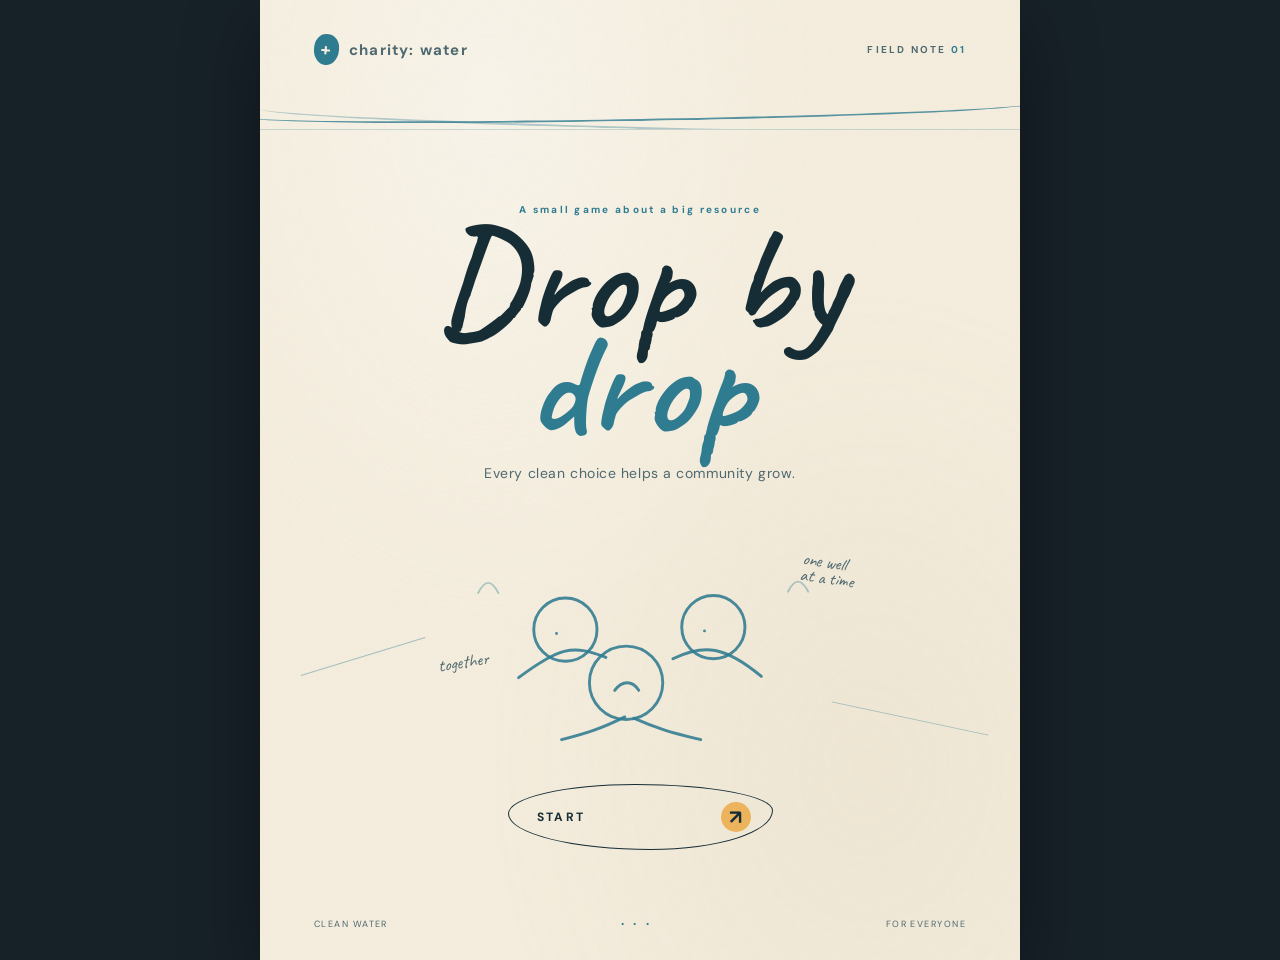
<file: index.html>
<!doctype html>
<html lang="en">
<head>
  <meta charset="UTF-8">
  <meta name="viewport" content="width=device-width, initial-scale=1.0">
  <title>Charity: Water</title>
  <link rel="preconnect" href="https://fonts.googleapis.com">
  <link rel="preconnect" href="https://fonts.gstatic.com" crossorigin>
  <link href="https://fonts.googleapis.com/css2?family=Caveat:wght@500;600;700&family=DM+Sans:wght@500;600;700&display=swap" rel="stylesheet">
  <link rel="stylesheet" href="styles.css">
</head>
<body>
  <main class="game-shell" aria-label="Charity Water game">
    <div class="paper-texture"></div>
    <header class="masthead">
      <div class="brand-mark" aria-hidden="true">
        <span class="brand-drop">+</span>
        <span>charity: water</span>
      </div>
      <div class="chapter">FIELD NOTE <span>01</span></div>
    </header>

    <section class="screen cover-screen" data-screen="cover">
      <div class="waterline" aria-hidden="true"><span></span></div>
      <div class="cover-copy">
        <p class="eyebrow">A small game about a big resource</p>
        <h1>Drop by<br><em>drop</em></h1>
        <p class="intro">Every clean choice helps a community grow.</p>
      </div>

      <div class="community-sketch" aria-hidden="true">
        <svg viewBox="0 0 340 180" role="presentation">
          <path class="sketch-line" d="M74 116 C105 93 116 89 143 100 M196 101 C221 89 237 91 266 115" />
          <circle class="sketch-line" cx="159" cy="120" r="29" />
          <circle class="sketch-line" cx="111" cy="78" r="25" />
          <circle class="sketch-line" cx="228" cy="76" r="25" />
          <path class="sketch-line" d="M150 126 c6-8 14-8 19 0 M104 81 l0 0 M221 79 l0 0" />
          <path class="sketch-line soft" d="M42 49 q8-16 16 0 M287 48 q8-16 16 0" />
          <path class="sketch-line" d="M158 147 c-18 9-30 13-50 18 M165 148 c20 9 33 12 53 17" />
        </svg>
        <span class="annotation annotation-left">together</span>
        <span class="annotation annotation-right">one well<br>at a time</span>
      </div>

      <div class="cover-actions">
        <button class="primary-button" data-start>
          <span>START</span>
          <span class="button-arrow">↗</span>
        </button>
      </div>
      <div class="scribble scribble-one" aria-hidden="true"></div>
      <div class="scribble scribble-two" aria-hidden="true"></div>
    </section>

    <section class="screen objective-screen" data-screen="objective" hidden>
      <div class="objective-topline">
        <button class="back-button" data-back aria-label="Back to title">← <span>back</span></button>
        <span class="step-label">YOUR MISSION</span>
      </div>
      <div class="objective-card">
        <div class="torn-edge" aria-hidden="true"></div>
        <p class="note-label">GAME OBJECTIVE</p>
        <h2>Collect rain<br><span>before it</span><br>runs away.</h2>
        <p class="objective-body">Guide clean drops into the well and avoid muddy drops—they subtract a point.</p>
        <div class="note-rule"></div>
        <div class="note-stats">
          <span><strong>20</strong> raindrop target</span>
          <span><strong>30</strong> seconds</span>
        </div>
      </div>
      <button type="button" class="continue-button" data-continue>I UNDERSTAND <span>→</span></button>
      <p class="tip"><span>TIP</span> Keep an eye on the dirty rain water.</p>
    </section>

    <section class="screen game-screen" data-screen="game" hidden>
      <div class="game-hud">
        <button class="back-button" data-game-back aria-label="Back to objective">← <span>pause</span></button>
        <div class="game-score" aria-label="Current score" aria-live="polite"><span data-game-score>00</span><small>POINTS</small></div>
        <div class="timer" aria-label="30 seconds remaining"><span data-timer>30</span><small>SEC</small></div>
      </div>
      <div class="rain-field" data-rain-field>
        <div class="game-waterline" aria-hidden="true"><span></span></div>
        <div class="drop drop-one" data-drop aria-hidden="true"></div>
        <div class="drop drop-two dirty" data-drop aria-hidden="true"></div>
        <div class="drop drop-three" data-drop aria-hidden="true"></div>
        <div class="drop drop-four dirty" data-drop aria-hidden="true"></div>
        <div class="drop drop-five" data-drop aria-hidden="true"></div>
        <div class="well" data-well>
          <div class="well-rim"></div>
          <div class="well-water"></div>
          <span>well</span>
        </div>
        <div class="wind-line wind-line-one" aria-hidden="true"></div>
        <div class="wind-line wind-line-two" aria-hidden="true"></div>
        <p class="game-prompt">tap the drops<br><span>guide them home</span></p>
      </div>
      <button class="finish-button" data-finish>FINISH <span>→</span></button>
    </section>

    <section class="screen score-screen" data-screen="score" hidden>
      <div class="confetti-layer" data-confetti aria-hidden="true"></div>
      <div class="score-card">
        <p class="note-label">YOUR DAY IN THE RAIN</p>
        <h2>Final<br><span>score!</span></h2>
        <div class="score-number"><strong data-score>00</strong><span>points</span></div>
        <p class="result-message" data-result-message aria-live="polite"></p>
        <div class="score-line"></div>
        <p class="score-message">Every drop makes<br>a difference.</p>
      </div>
      <button class="continue-button" data-replay>PLAY AGAIN <span>↗</span></button>
    </section>

    <footer class="footer-mark">
      <span>clean water</span>
      <span class="footer-dots">• • •</span>
      <span>for everyone</span>
    </footer>
  </main>
  <script src="script.js"></script>
</body>
</html>
</file>
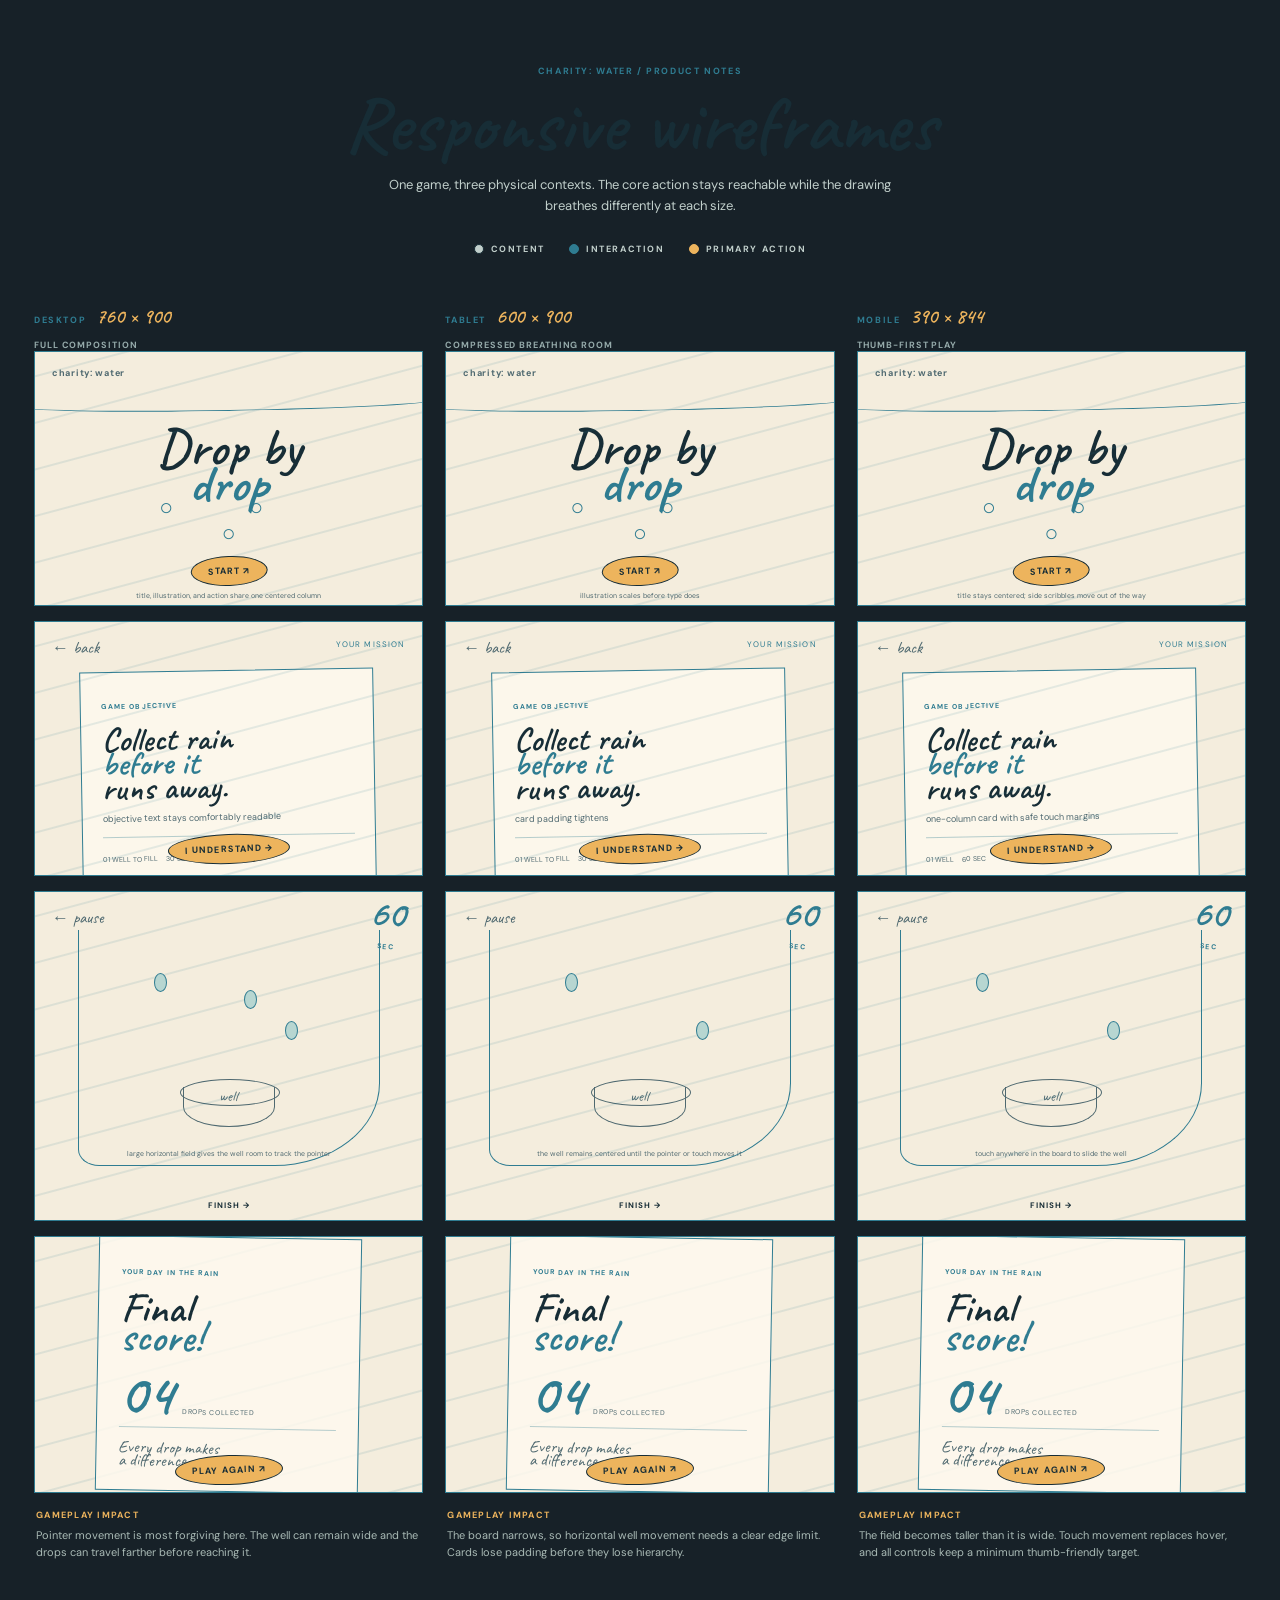
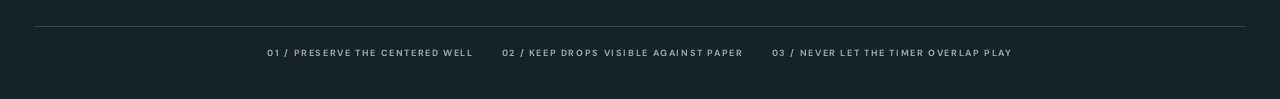
<file: wireframes.html>
<!doctype html>
<html lang="en">
<head>
  <meta charset="UTF-8">
  <meta name="viewport" content="width=device-width, initial-scale=1.0">
  <title>Drop by Drop | Responsive Wireframes</title>
  <link rel="preconnect" href="https://fonts.googleapis.com">
  <link rel="preconnect" href="https://fonts.gstatic.com" crossorigin>
  <link href="https://fonts.googleapis.com/css2?family=Caveat:wght@500;600;700&family=DM+Sans:wght@500;600;700&display=swap" rel="stylesheet">
  <link rel="stylesheet" href="wireframes.css">
</head>
<body>
  <main class="wireframe-page">
    <header class="page-header">
      <p class="kicker">CHARITY: WATER / PRODUCT NOTES</p>
      <h1>Responsive wireframes</h1>
      <p>One game, three physical contexts. The core action stays reachable while the drawing breathes differently at each size.</p>
      <nav class="legend" aria-label="Wireframe legend">
        <span><i class="ink-key"></i>content</span>
        <span><i class="blue-key"></i>interaction</span>
        <span><i class="sun-key"></i>primary action</span>
      </nav>
    </header>

    <section class="viewport-grid" aria-label="Responsive viewport comparisons">
      <article class="viewport-column desktop-column">
        <header class="viewport-header"><span class="device-label">DESKTOP</span><strong>760 × 900</strong><span class="viewport-note">full composition</span></header>
        <div class="screen-list">
          <div class="wire-screen cover-wire"><span class="wire-brand">charity: water</span><div class="wire-wave"></div><div class="wire-title">Drop by<br><em>drop</em></div><div class="wire-community">○ ○<br><span>○</span></div><div class="wire-action">START ↗</div><small>title, illustration, and action share one centered column</small></div>
          <div class="wire-screen objective-wire"><span class="wire-back">← back</span><span class="wire-step">YOUR MISSION</span><div class="wire-note"><small>GAME OBJECTIVE</small><b>Collect rain<br><em>before it</em><br>runs away.</b><p>objective text stays comfortably readable</p><hr><span>01 well to fill &nbsp;&nbsp; 30 seconds</span></div><div class="wire-action">I UNDERSTAND →</div></div>
          <div class="wire-screen game-wire"><span class="wire-back">← pause</span><span class="wire-timer">60<br><small>SEC</small></span><div class="wire-board"><i class="wire-drop d-a"></i><i class="wire-drop d-b"></i><i class="wire-drop d-c"></i><div class="wire-well">well</div><small>large horizontal field gives the well room to track the pointer</small></div><div class="wire-text-action">FINISH →</div></div>
          <div class="wire-screen score-wire"><div class="wire-score-card"><small>YOUR DAY IN THE RAIN</small><b>Final<br><em>score!</em></b><strong>04</strong><span>drops collected</span><hr><p>Every drop makes<br>a difference.</p></div><div class="wire-action">PLAY AGAIN ↗</div></div>
        </div>
        <p class="column-impact"><b>Gameplay impact</b> Pointer movement is most forgiving here. The well can remain wide and the drops can travel farther before reaching it.</p>
      </article>

      <article class="viewport-column tablet-column">
        <header class="viewport-header"><span class="device-label">TABLET</span><strong>600 × 900</strong><span class="viewport-note">compressed breathing room</span></header>
        <div class="screen-list">
          <div class="wire-screen cover-wire"><span class="wire-brand">charity: water</span><div class="wire-wave"></div><div class="wire-title">Drop by<br><em>drop</em></div><div class="wire-community">○ ○<br><span>○</span></div><div class="wire-action">START ↗</div><small>illustration scales before type does</small></div>
          <div class="wire-screen objective-wire"><span class="wire-back">← back</span><span class="wire-step">YOUR MISSION</span><div class="wire-note"><small>GAME OBJECTIVE</small><b>Collect rain<br><em>before it</em><br>runs away.</b><p>card padding tightens</p><hr><span>01 well to fill &nbsp;&nbsp; 30 seconds</span></div><div class="wire-action">I UNDERSTAND →</div></div>
          <div class="wire-screen game-wire"><span class="wire-back">← pause</span><span class="wire-timer">60<br><small>SEC</small></span><div class="wire-board"><i class="wire-drop d-a"></i><i class="wire-drop d-b"></i><div class="wire-well">well</div><small>the well remains centered until the pointer or touch moves it</small></div><div class="wire-text-action">FINISH →</div></div>
          <div class="wire-screen score-wire"><div class="wire-score-card"><small>YOUR DAY IN THE RAIN</small><b>Final<br><em>score!</em></b><strong>04</strong><span>drops collected</span><hr><p>Every drop makes<br>a difference.</p></div><div class="wire-action">PLAY AGAIN ↗</div></div>
        </div>
        <p class="column-impact"><b>Gameplay impact</b> The board narrows, so horizontal well movement needs a clear edge limit. Cards lose padding before they lose hierarchy.</p>
      </article>

      <article class="viewport-column mobile-column">
        <header class="viewport-header"><span class="device-label">MOBILE</span><strong>390 × 844</strong><span class="viewport-note">thumb-first play</span></header>
        <div class="screen-list">
          <div class="wire-screen cover-wire"><span class="wire-brand">charity: water</span><div class="wire-wave"></div><div class="wire-title">Drop by<br><em>drop</em></div><div class="wire-community">○ ○<br><span>○</span></div><div class="wire-action">START ↗</div><small>title stays centered; side scribbles move out of the way</small></div>
          <div class="wire-screen objective-wire"><span class="wire-back">← back</span><span class="wire-step">YOUR MISSION</span><div class="wire-note"><small>GAME OBJECTIVE</small><b>Collect rain<br><em>before it</em><br>runs away.</b><p>one-column card with safe touch margins</p><hr><span>01 well &nbsp;&nbsp; 60 sec</span></div><div class="wire-action">I UNDERSTAND →</div></div>
          <div class="wire-screen game-wire"><span class="wire-back">← pause</span><span class="wire-timer">60<br><small>SEC</small></span><div class="wire-board"><i class="wire-drop d-a"></i><i class="wire-drop d-b"></i><div class="wire-well">well</div><small>touch anywhere in the board to slide the well</small></div><div class="wire-text-action">FINISH →</div></div>
          <div class="wire-screen score-wire"><div class="wire-score-card"><small>YOUR DAY IN THE RAIN</small><b>Final<br><em>score!</em></b><strong>04</strong><span>drops collected</span><hr><p>Every drop makes<br>a difference.</p></div><div class="wire-action">PLAY AGAIN ↗</div></div>
        </div>
        <p class="column-impact"><b>Gameplay impact</b> The field becomes taller than it is wide. Touch movement replaces hover, and all controls keep a minimum thumb-friendly target.</p>
      </article>
    </section>

    <footer class="design-rules">
      <span>01 / Preserve the centered well</span>
      <span>02 / Keep drops visible against paper</span>
      <span>03 / Never let the timer overlap play</span>
    </footer>
  </main>
</body>
</html>
</file>
<file: styles.css>
:root {
  --ink: #172d36;
  --ink-soft: #4f6970;
  --blue: #2f7c91;
  --aqua: #8fc7c4;
  --paper: #f4eddd;
  --paper-deep: #e8ddc6;
  --sun: #edb45d;
}

* { box-sizing: border-box; }

body {
  margin: 0;
  min-height: 100vh;
  display: grid;
  place-items: center;
  background: #172128;
  color: var(--ink);
  font-family: "DM Sans", sans-serif;
}

button { font: inherit; }
.screen[hidden] { display: none !important; }

.game-shell {
  position: relative;
  width: min(100%, 760px);
  min-height: 900px;
  overflow: hidden;
  isolation: isolate;
  background: var(--paper);
  box-shadow: 0 24px 70px rgba(0, 0, 0, .35);
}

.game-shell::before, .game-shell::after {
  content: "";
  position: absolute;
  z-index: -1;
  pointer-events: none;
  opacity: .45;
}

.game-shell::before {
  inset: 0;
  background: radial-gradient(ellipse at 30% 10%, rgba(255,255,255,.75), transparent 45%), radial-gradient(ellipse at 80% 80%, rgba(196,177,142,.25), transparent 45%);
}

.paper-texture {
  position: absolute;
  inset: 0;
  z-index: 10;
  pointer-events: none;
  opacity: .15;
  mix-blend-mode: multiply;
  background-image: url("data:image/svg+xml,%3Csvg viewBox='0 0 140 140' xmlns='http://www.w3.org/2000/svg'%3E%3Cfilter id='n'%3E%3CfeTurbulence type='fractalNoise' baseFrequency='.8' numOctaves='3' stitchTiles='stitch'/%3E%3C/filter%3E%3Crect width='100%25' height='100%25' filter='url(%23n)' opacity='.13'/%3E%3C/svg%3E");
}

.masthead, .footer-mark { position: relative; z-index: 2; }

.masthead {
  display: flex;
  justify-content: space-between;
  align-items: center;
  padding: 34px 54px 0;
  color: var(--ink-soft);
}

.brand-mark { display: flex; align-items: center; gap: 10px; font-size: 15px; font-weight: 700; letter-spacing: .08em; }
.brand-drop { display: grid; place-items: center; width: 25px; height: 31px; border-radius: 55% 55% 60% 60%; background: var(--blue); color: var(--paper); font-size: 18px; line-height: 1; transform: rotate(5deg); }
.chapter { font-size: 10px; letter-spacing: .22em; font-weight: 700; }
.chapter span { color: var(--blue); }

.screen { min-height: 775px; padding: 30px 54px 110px; animation: appear .55s ease both; }
@keyframes appear { from { opacity: 0; transform: translateY(8px); } to { opacity: 1; transform: none; } }

.waterline { height: 35px; margin: 0 -54px; overflow: hidden; border-bottom: 1px solid rgba(47,124,145,.24); }
.waterline::before, .waterline span { content: ""; display: block; height: 20px; border-bottom: 2px solid var(--blue); border-radius: 50%; opacity: .8; }
.waterline::before { margin: 4px -2% 0; transform: rotate(-1deg); }
.waterline span { margin-top: -12px; transform: rotate(1.5deg); opacity: .35; }

.cover-copy { text-align: center; margin-top: 73px; }
.eyebrow, .note-label, .step-label, .tip span { color: var(--blue); font-size: 10px; letter-spacing: .23em; font-weight: 700; }
.eyebrow { margin: 0 0 13px; }
h1, h2 { font-family: Caveat, cursive; font-weight: 600; letter-spacing: .01em; }
h1 { margin: 0; font-size: clamp(90px, 16vw, 148px); line-height: .7; color: var(--ink); }
h1 em { color: var(--blue); font-style: normal; }
.intro { margin: 28px 0 0; color: var(--ink-soft); font-size: 14px; letter-spacing: .04em; }

.community-sketch { position: relative; width: min(100%, 430px); margin: 49px auto 0; color: var(--blue); }
.community-sketch svg { display: block; width: 100%; height: auto; overflow: visible; }
.sketch-line { fill: none; stroke: currentColor; stroke-width: 2.3; stroke-linecap: round; stroke-linejoin: round; opacity: .88; }
.sketch-line.soft { opacity: .35; stroke-width: 1.5; }
.annotation { position: absolute; font-family: Caveat, cursive; font-size: 18px; color: var(--ink-soft); line-height: .9; }
.annotation-left { left: 3%; top: 54%; transform: rotate(-10deg); }
.annotation-right { right: 0; top: 10%; transform: rotate(8deg); }

.cover-actions { display: grid; justify-items: center; margin-top: 25px; }
.primary-button, .continue-button { cursor: pointer; border: 1.5px solid var(--ink); color: var(--ink); transition: background .2s, transform .2s, box-shadow .2s; }
.primary-button { display: flex; align-items: center; justify-content: space-between; width: min(100%, 265px); padding: 17px 21px 17px 28px; background: transparent; border-radius: 48% 52% 46% 54% / 45% 40% 60% 55%; font-size: 12px; font-weight: 700; letter-spacing: .2em; }
.button-arrow { display: grid; place-items: center; width: 30px; height: 30px; border-radius: 50%; background: var(--sun); font-size: 20px; letter-spacing: 0; }
.primary-button:hover, .continue-button:hover { background: var(--aqua); transform: translateY(-2px) rotate(-1deg); box-shadow: 4px 5px 0 rgba(23,45,54,.12); }
.microcopy { margin: 12px 0; color: var(--ink-soft); font-size: 10px; letter-spacing: .12em; }
.scribble { position: absolute; pointer-events: none; border-top: 1px solid var(--blue); opacity: .4; }
.scribble-one { width: 130px; left: 5%; top: 66%; transform: rotate(-17deg); }
.scribble-two { width: 160px; right: 4%; top: 73%; transform: rotate(12deg); }

.objective-screen { display: flex; flex-direction: column; align-items: center; padding-top: 58px; }
.objective-topline { display: flex; justify-content: space-between; width: 100%; align-items: center; }
.back-button { border: 0; background: transparent; color: var(--ink-soft); cursor: pointer; padding: 8px 0; font-family: Caveat, cursive; font-size: 20px; }
.back-button span { margin-left: 5px; font-family: "DM Sans", sans-serif; font-size: 10px; letter-spacing: .15em; text-transform: uppercase; }
.objective-card { position: relative; width: min(100%, 478px); margin: 68px 0 44px; padding: 48px 50px 45px; background: rgba(255, 251, 240, .63); border: 1.5px solid var(--blue); transform: rotate(-1.2deg); box-shadow: 12px 14px 0 rgba(47,124,145,.08); }
.objective-card::before, .objective-card::after { content: ""; position: absolute; inset: 9px; border: 1px solid rgba(47,124,145,.32); pointer-events: none; }
.objective-card::after { inset: auto 12% -12px 12%; height: 10px; border-width: 0 0 1px; border-radius: 50%; }
.torn-edge { position: absolute; top: -12px; left: 15%; right: 10%; height: 20px; background: var(--paper); border-bottom: 1px solid var(--blue); clip-path: polygon(0 40%, 8% 20%, 17% 45%, 26% 18%, 39% 48%, 50% 13%, 62% 46%, 75% 20%, 87% 50%, 100% 17%, 100% 100%, 0 100%); }
.note-label { margin: 0 0 26px; font-size: 9px; }
h2 { margin: 0; font-size: clamp(53px, 9vw, 78px); line-height: .78; }
h2 span { color: var(--blue); }
.objective-body { max-width: 280px; margin: 31px 0 25px; color: var(--ink-soft); font-size: 14px; line-height: 1.6; }
.note-rule { height: 1px; margin-bottom: 17px; background: rgba(47,124,145,.32); }
.note-stats { display: flex; justify-content: space-between; color: var(--ink-soft); font-size: 10px; letter-spacing: .08em; text-transform: uppercase; }
.note-stats strong { display: block; color: var(--blue); font-family: Caveat, cursive; font-size: 26px; font-weight: 600; letter-spacing: 0; line-height: .7; }
.continue-button { padding: 16px 22px 15px 28px; background: var(--sun); border-radius: 52% 48% 47% 53% / 44% 55% 45% 56%; font-size: 11px; font-weight: 700; letter-spacing: .16em; }
.continue-button span { margin-left: 18px; font-size: 18px; }
.tip { margin-top: 34px; color: var(--ink-soft); font-family: Caveat, cursive; font-size: 18px; transform: rotate(-2deg); }
.tip span { margin-right: 8px; font-family: "DM Sans", sans-serif; font-size: 9px; }

.game-screen { padding-top: 58px; }
.game-hud { display: flex; justify-content: space-between; align-items: flex-start; }
.game-score { display: grid; justify-items: center; color: var(--blue); font-family: Caveat, cursive; line-height: .8; transform: rotate(-2deg); }
.game-score span { font-size: 42px; }
.game-score small { margin-top: 8px; color: var(--ink-soft); font-family: "DM Sans", sans-serif; font-size: 8px; letter-spacing: .2em; }
.timer { display: grid; justify-items: center; color: var(--blue); font-family: Caveat, cursive; line-height: .7; transform: rotate(4deg); }
.timer span { font-size: 62px; }
.timer small { margin-top: 9px; color: var(--ink-soft); font-family: "DM Sans", sans-serif; font-size: 8px; letter-spacing: .25em; }
.rain-field { position: relative; height: 545px; margin: 17px -10px 0; overflow: hidden; border: 1.5px solid var(--blue); border-top: 0; border-radius: 0 0 43% 7% / 0 0 3% 4%; background: rgba(255, 251, 240, .2); }
.game-waterline { position: absolute; top: 0; left: -3%; right: -3%; height: 49px; overflow: hidden; }
.game-waterline::before, .game-waterline span { content: ""; position: absolute; left: 0; width: 105%; height: 41px; border-bottom: 2px solid var(--ink-soft); border-radius: 50%; }
.game-waterline::before { top: -23px; transform: rotate(-1deg); }
.game-waterline span { top: -16px; border-color: var(--blue); opacity: .45; transform: rotate(1deg); }
.drop { position: absolute; width: 25px; height: 35px; cursor: pointer; border: 1.5px solid var(--blue); border-radius: 55% 55% 60% 60%; background: rgba(143,199,196,.48); transform: rotate(8deg); transition: opacity .25s, transform .25s; touch-action: manipulation; }
.drop::after { content: ""; position: absolute; top: 7px; left: 7px; width: 4px; height: 8px; border-radius: 50%; background: rgba(255,255,255,.7); transform: rotate(-18deg); }
.drop.dirty { border-color: #695238; background: radial-gradient(circle at 65% 67%, #594833 0 2px, transparent 2.5px), radial-gradient(circle at 35% 48%, #766044 0 2px, transparent 2.5px), rgba(154,127,87,.58); }
.drop.dirty::after { background: rgba(255,244,216,.55); }
.drop:hover { transform: scale(1.15) rotate(-5deg); }
.drop.collected { opacity: 0; transform: translateY(75px) scale(.3); pointer-events: none; }
.well { position: absolute; left: 50%; bottom: 85px; width: 150px; height: 78px; border: 2px solid var(--ink-soft); border-top: 0; border-radius: 0 0 45% 45%; transform: translateX(-50%); }
.well::before, .well::after { content: ""; position: absolute; top: -11px; width: 2px; height: 50px; background: var(--ink-soft); }
.well::before { left: 4px; transform: rotate(2deg); }.well::after { right: 4px; transform: rotate(-2deg); }
.well-rim { position: absolute; top: -15px; left: -8px; width: 162px; height: 38px; border: 2px solid var(--ink-soft); border-radius: 50%; background: var(--paper); }
.well-water { position: absolute; z-index: 1; top: -2px; left: 8px; width: 130px; height: 27px; border: 1.5px solid var(--blue); border-radius: 50%; background: rgba(143,199,196,.52); }
.well span { position: absolute; z-index: 2; bottom: -24px; left: 50%; color: var(--ink-soft); font-family: Caveat, cursive; font-size: 16px; transform: translateX(-50%) rotate(-4deg); }
.wind-line { position: absolute; width: 88px; border-top: 1px solid var(--blue); opacity: .45; }
.wind-line-one { top: 290px; left: 7%; transform: rotate(-8deg); }.wind-line-two { top: 330px; right: 4%; transform: rotate(6deg); }
.game-prompt { position: absolute; bottom: 16px; left: 50%; margin: 0; text-align: center; color: var(--ink-soft); font-family: Caveat, cursive; font-size: 20px; line-height: .9; transform: translateX(-50%) rotate(-2deg); }
.game-prompt span { color: var(--blue); font-size: 15px; }
.finish-button { display: block; margin: 27px auto 0; border: 0; border-bottom: 1px solid var(--ink); padding: 6px 4px; background: transparent; color: var(--ink); cursor: pointer; font-size: 11px; font-weight: 700; letter-spacing: .16em; }
.finish-button span { margin-left: 15px; color: var(--blue); font-size: 18px; }

.score-screen { position: relative; display: flex; flex-direction: column; align-items: center; padding-top: 95px; }
.confetti-layer { position: absolute; z-index: 1; inset: 0; overflow: hidden; pointer-events: none; }
.confetti-piece { position: absolute; top: -12px; left: var(--confetti-x); width: 8px; height: 12px; opacity: 0; background: var(--confetti-color); animation: confetti-fall var(--confetti-duration) var(--confetti-delay) ease-in forwards; }
@keyframes confetti-fall { 10% { opacity: 1; } 100% { opacity: 0; transform: translate3d(var(--confetti-drift), 105vh, 0) rotate(var(--confetti-spin)); } }
.score-card { position: relative; z-index: 2; width: min(100%, 455px); padding: 51px 53px 55px; border: 1.5px solid var(--blue); background: rgba(255, 251, 240, .5); transform: rotate(1.5deg); }
.score-card::before { content: ""; position: absolute; inset: 10px -10px -11px 11px; border: 1px solid rgba(47,124,145,.42); z-index: -1; }
.score-card .note-label { margin-bottom: 23px; }.score-card h2 { font-size: clamp(60px, 10vw, 83px); }
.score-number { display: flex; align-items: end; gap: 15px; margin: 35px 0 24px; }.score-number strong { color: var(--blue); font-family: Caveat, cursive; font-size: 96px; line-height: .65; font-weight: 600; }.score-number span { color: var(--ink-soft); font-size: 11px; line-height: 1.25; text-transform: uppercase; letter-spacing: .15em; }
.result-message { margin: 0 0 20px; color: var(--blue); font-family: Caveat, cursive; font-size: 32px; font-weight: 700; transform: rotate(-2deg); }
.score-line { height: 1px; background: rgba(47,124,145,.35); }.score-message { margin: 22px 0 0; color: var(--ink-soft); font-family: Caveat, cursive; font-size: 24px; line-height: .9; transform: rotate(-2deg); }
.score-screen .continue-button { position: relative; z-index: 2; margin-top: 48px; }

.footer-mark { position: absolute; bottom: 30px; left: 54px; right: 54px; display: flex; align-items: center; justify-content: space-between; color: var(--ink-soft); font-size: 9px; letter-spacing: .16em; text-transform: uppercase; }
.footer-dots { color: var(--blue); letter-spacing: .4em; }

@media (max-width: 600px) {
  .game-shell { min-height: 100vh; }
  .masthead { padding: 25px 26px 0; }
  .screen { min-height: calc(100vh - 100px); padding: 25px 26px 100px; }
  .waterline { margin: 0 -26px; }
  .cover-copy { margin-top: 57px; }
  .cover-actions { margin-top: 17px; }
  .scribble-one { left: -8%; }
  .scribble-two { right: -8%; }
  .objective-screen { padding-top: 38px; }
  .objective-card { margin-top: 54px; padding: 42px 31px 38px; }
  .game-screen { padding-top: 38px; }
  .rain-field { height: 52vh; min-height: 430px; }
  .well { bottom: 65px; }
  .score-screen { padding-top: 70px; }
  .score-card { padding: 42px 31px 48px; }
  .footer-mark { left: 26px; right: 26px; bottom: 23px; }
  .footer-dots { letter-spacing: .15em; }
}

@media (prefers-reduced-motion: reduce) { *, *::before, *::after { animation-duration: .01ms !important; transition-duration: .01ms !important; } }
</file>
<file: wireframes.css>
:root { --ink: #172d36; --soft: #4f6970; --blue: #2f7c91; --aqua: #b7d6d1; --paper: #f4eddd; --line: rgba(23,45,54,.4); --sun: #edb45d; }
* { box-sizing: border-box; }
body { margin: 0; background: #172128; color: var(--ink); font-family: "DM Sans", sans-serif; }
.wireframe-page { width: min(1500px, 100%); margin: 0 auto; padding: 56px 34px 40px; }
.page-header { max-width: 700px; margin: 0 auto 48px; text-align: center; }
.kicker, .device-label, .viewport-note, .legend, .design-rules { font-size: 9px; font-weight: 700; letter-spacing: .18em; text-transform: uppercase; }
.kicker { color: var(--blue); }.page-header h1 { margin: 14px 0 6px; font: 600 clamp(48px, 7vw, 78px)/.85 Caveat, cursive; }.page-header p:not(.kicker) { margin: 18px auto 0; max-width: 520px; color: #c1cfcb; font-size: 13px; line-height: 1.6; }
.legend { display: flex; justify-content: center; gap: 24px; margin-top: 26px; color: #c1cfcb; }.legend span { display: flex; align-items: center; gap: 7px; }.legend i { display: block; width: 10px; height: 10px; border: 1px solid currentColor; border-radius: 50%; }.ink-key { color: var(--ink); background: #c1cfcb; }.blue-key { color: var(--blue); background: var(--blue); }.sun-key { color: var(--sun); background: var(--sun); }
.viewport-grid { display: grid; grid-template-columns: repeat(3, 1fr); gap: 22px; align-items: start; }.viewport-column { min-width: 0; }.viewport-header { display: flex; flex-wrap: wrap; align-items: baseline; gap: 10px; min-height: 45px; color: #dce5dc; }.viewport-header strong { color: var(--sun); font: 600 21px Caveat, cursive; }.viewport-note { width: 100%; color: #95aaaa; letter-spacing: .1em; }.device-label { color: var(--blue); }
.screen-list { display: grid; gap: 15px; }.wire-screen { position: relative; min-height: 255px; overflow: hidden; border: 1.5px solid var(--blue); background: var(--paper); }.wire-screen::after { content: ""; position: absolute; inset: 0; pointer-events: none; opacity: .12; background: repeating-linear-gradient(165deg, transparent 0 22px, var(--blue) 23px 24px, transparent 25px 45px); }.wire-brand { position: absolute; top: 15px; left: 17px; color: var(--soft); font-size: 9px; font-weight: 700; letter-spacing: .08em; }.wire-wave { position: absolute; top: 42px; left: -5%; width: 110%; height: 17px; border-bottom: 1.5px solid var(--blue); border-radius: 50%; transform: rotate(-1deg); }.wire-title { position: absolute; top: 78px; left: 0; width: 100%; text-align: center; font: 600 53px/.68 Caveat, cursive; }.wire-title em, .wire-note em, .wire-score-card em { color: var(--blue); font-style: normal; }.wire-community { position: absolute; top: 143px; left: 0; width: 100%; text-align: center; color: var(--blue); font: 23px/1.15 Caveat, cursive; letter-spacing: 35px; }.wire-community span { letter-spacing: 0; }.wire-action { position: absolute; z-index: 1; bottom: 19px; left: 50%; padding: 8px 16px; border: 1px solid var(--ink); border-radius: 50%; background: var(--sun); font-size: 9px; font-weight: 700; letter-spacing: .12em; transform: translateX(-50%) rotate(-2deg); white-space: nowrap; }.wire-screen > small { position: absolute; z-index: 1; bottom: 5px; left: 12px; right: 12px; color: var(--soft); font-size: 7px; text-align: center; }
.wire-back { position: absolute; z-index: 1; top: 15px; left: 17px; color: var(--soft); font: 17px Caveat, cursive; }.wire-step { position: absolute; z-index: 1; top: 17px; right: 17px; color: var(--blue); font-size: 8px; letter-spacing: .14em; }.wire-note { position: absolute; top: 48px; left: 12%; width: 76%; padding: 20px; border: 1px solid var(--blue); background: rgba(255,251,240,.75); transform: rotate(-1deg); }.wire-note small, .wire-score-card small { color: var(--blue); font-size: 7px; font-weight: 700; letter-spacing: .16em; }.wire-note b { display: block; margin-top: 14px; font: 600 34px/.72 Caveat, cursive; }.wire-note p { margin: 12px 0; color: var(--soft); font-size: 9px; }.wire-note hr, .wire-score-card hr { border: 0; border-top: 1px solid rgba(47,124,145,.35); }.wire-note span { color: var(--soft); font-size: 7px; text-transform: uppercase; }.objective-wire .wire-action { bottom: 11px; }.game-wire { min-height: 330px; }.wire-timer { position: absolute; z-index: 1; top: 10px; right: 17px; color: var(--blue); text-align: center; font: 600 39px/.6 Caveat, cursive; transform: rotate(4deg); }.wire-timer small { font: 700 7px "DM Sans", sans-serif; letter-spacing: .2em; }.wire-board { position: absolute; top: 38px; left: 11%; width: 78%; height: 236px; border: 1px solid var(--blue); border-top: 0; border-radius: 0 0 35% 7%; }.wire-board small { position: absolute; right: 8px; bottom: 7px; left: 8px; color: var(--soft); font-size: 7px; text-align: center; }.wire-drop { position: absolute; z-index: 1; width: 13px; height: 19px; border: 1px solid var(--blue); border-radius: 55%; background: var(--aqua); }.d-a { top: 43px; left: 25%; }.d-b { top: 91px; right: 27%; }.d-c { top: 60px; left: 55%; }.wire-well { position: absolute; bottom: 38px; left: 50%; width: 92px; height: 40px; border: 1px solid var(--soft); border-top: 0; border-radius: 0 0 50% 50%; color: var(--soft); text-align: center; font: 15px Caveat, cursive; transform: translateX(-50%); }.wire-well::before { content: ""; position: absolute; top: -8px; left: -4px; width: 98px; height: 25px; border: 1px solid var(--soft); border-radius: 50%; }.wire-text-action { position: absolute; bottom: 10px; left: 50%; font-size: 8px; font-weight: 700; letter-spacing: .12em; transform: translateX(-50%); }.score-wire { display: grid; place-items: center; }.wire-score-card { position: relative; z-index: 1; width: 68%; padding: 22px; border: 1px solid var(--blue); background: rgba(255,251,240,.8); transform: rotate(1deg); }.wire-score-card b { display: block; margin-top: 14px; font: 600 42px/.7 Caveat, cursive; }.wire-score-card strong { display: inline-block; margin-top: 20px; color: var(--blue); font: 600 60px/.7 Caveat, cursive; }.wire-score-card span { margin-left: 9px; color: var(--soft); font-size: 7px; text-transform: uppercase; letter-spacing: .08em; }.wire-score-card p { margin: 13px 0 0; color: var(--soft); font: 17px/.8 Caveat, cursive; }.score-wire .wire-action { bottom: 7px; }
.column-impact { min-height: 72px; margin: 16px 2px 0; color: #a9bab5; font-size: 11px; line-height: 1.55; }.column-impact b { display: block; margin-bottom: 4px; color: var(--sun); font-size: 9px; letter-spacing: .14em; text-transform: uppercase; }.design-rules { display: flex; justify-content: center; flex-wrap: wrap; gap: 28px; margin-top: 45px; padding-top: 20px; border-top: 1px solid rgba(193,207,203,.2); color: #95aaaa; }
@media (max-width: 800px) { .wireframe-page { padding: 38px 18px; }.viewport-grid { grid-template-columns: 1fr; max-width: 520px; margin: auto; }.viewport-column { width: 100%; }.viewport-column:not(:first-child) { margin-top: 34px; }.screen-list { grid-template-columns: repeat(2, 1fr); }.column-impact { min-height: auto; }.design-rules { justify-content: flex-start; } }
@media (max-width: 480px) { .page-header { text-align: left; }.legend { justify-content: flex-start; flex-wrap: wrap; gap: 12px; }.screen-list { grid-template-columns: 1fr; }.wire-screen { min-height: 270px; }.game-wire { min-height: 340px; } }
</file>
